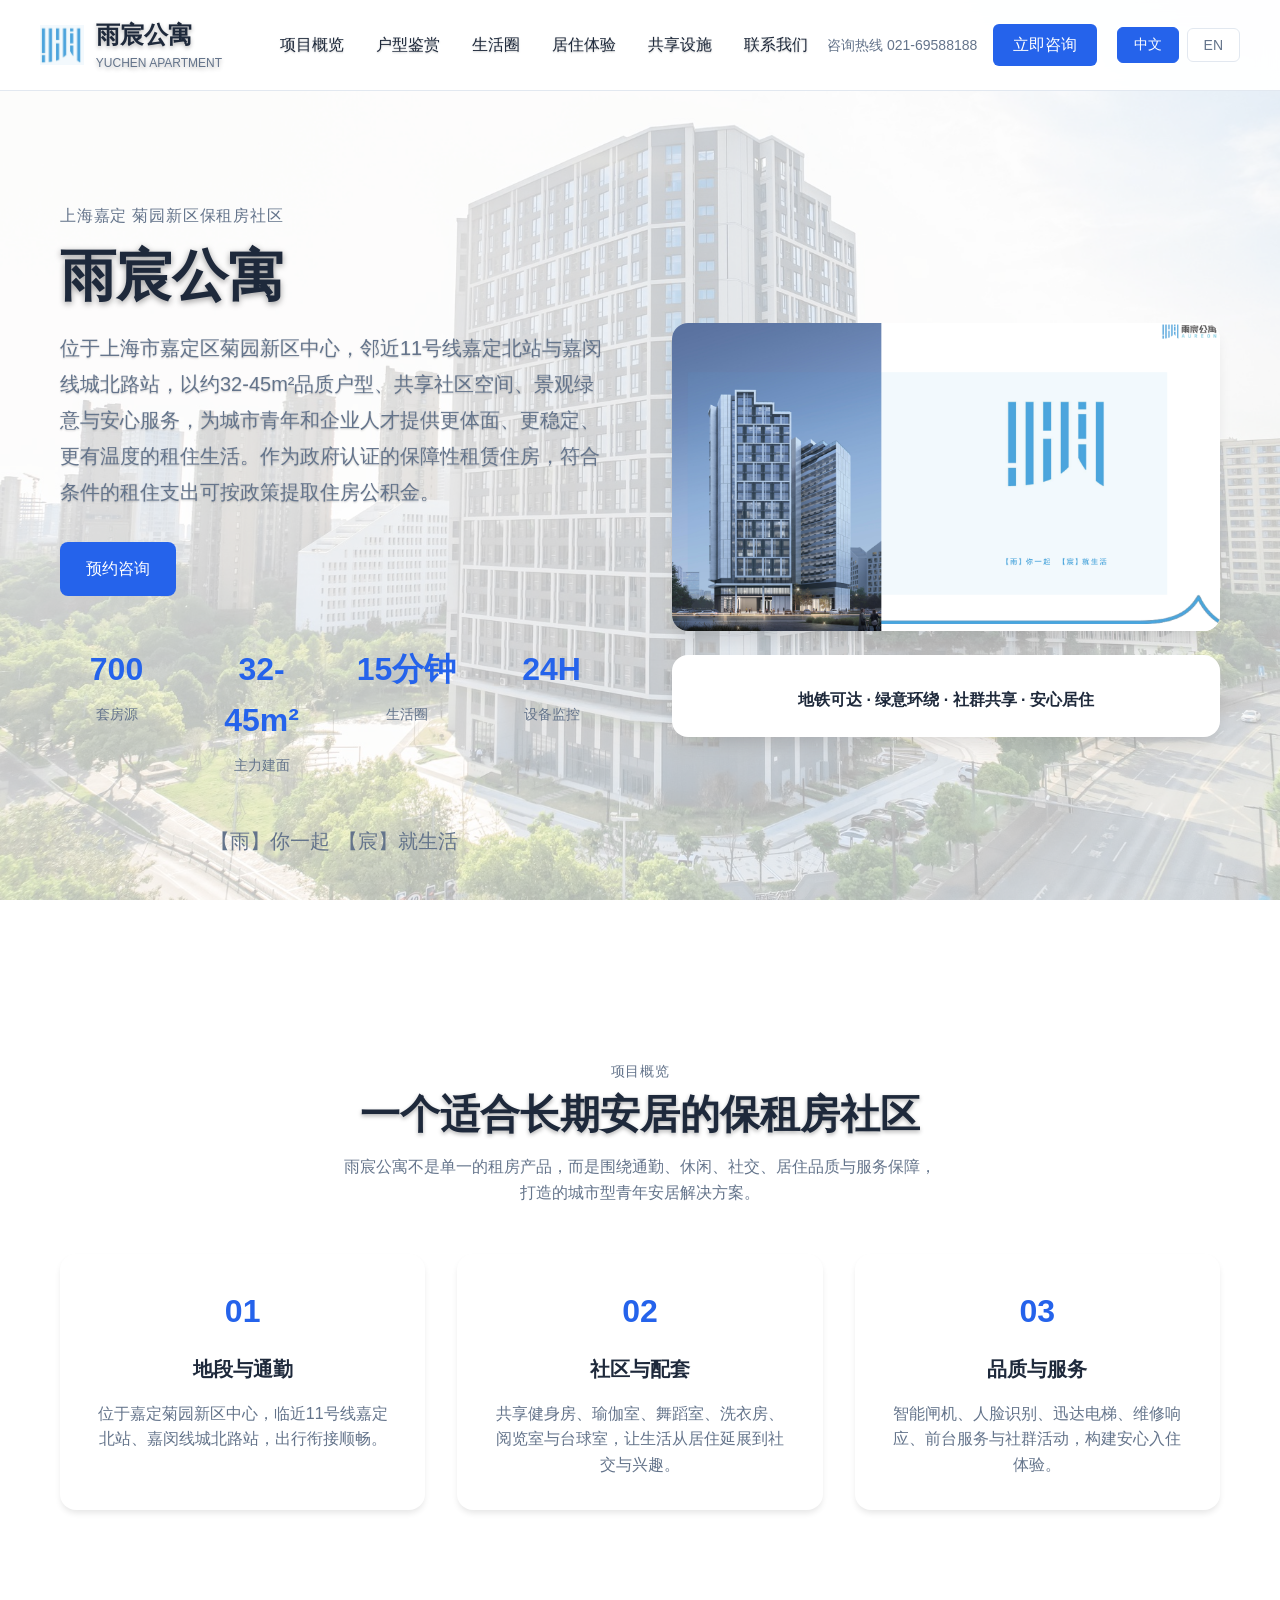
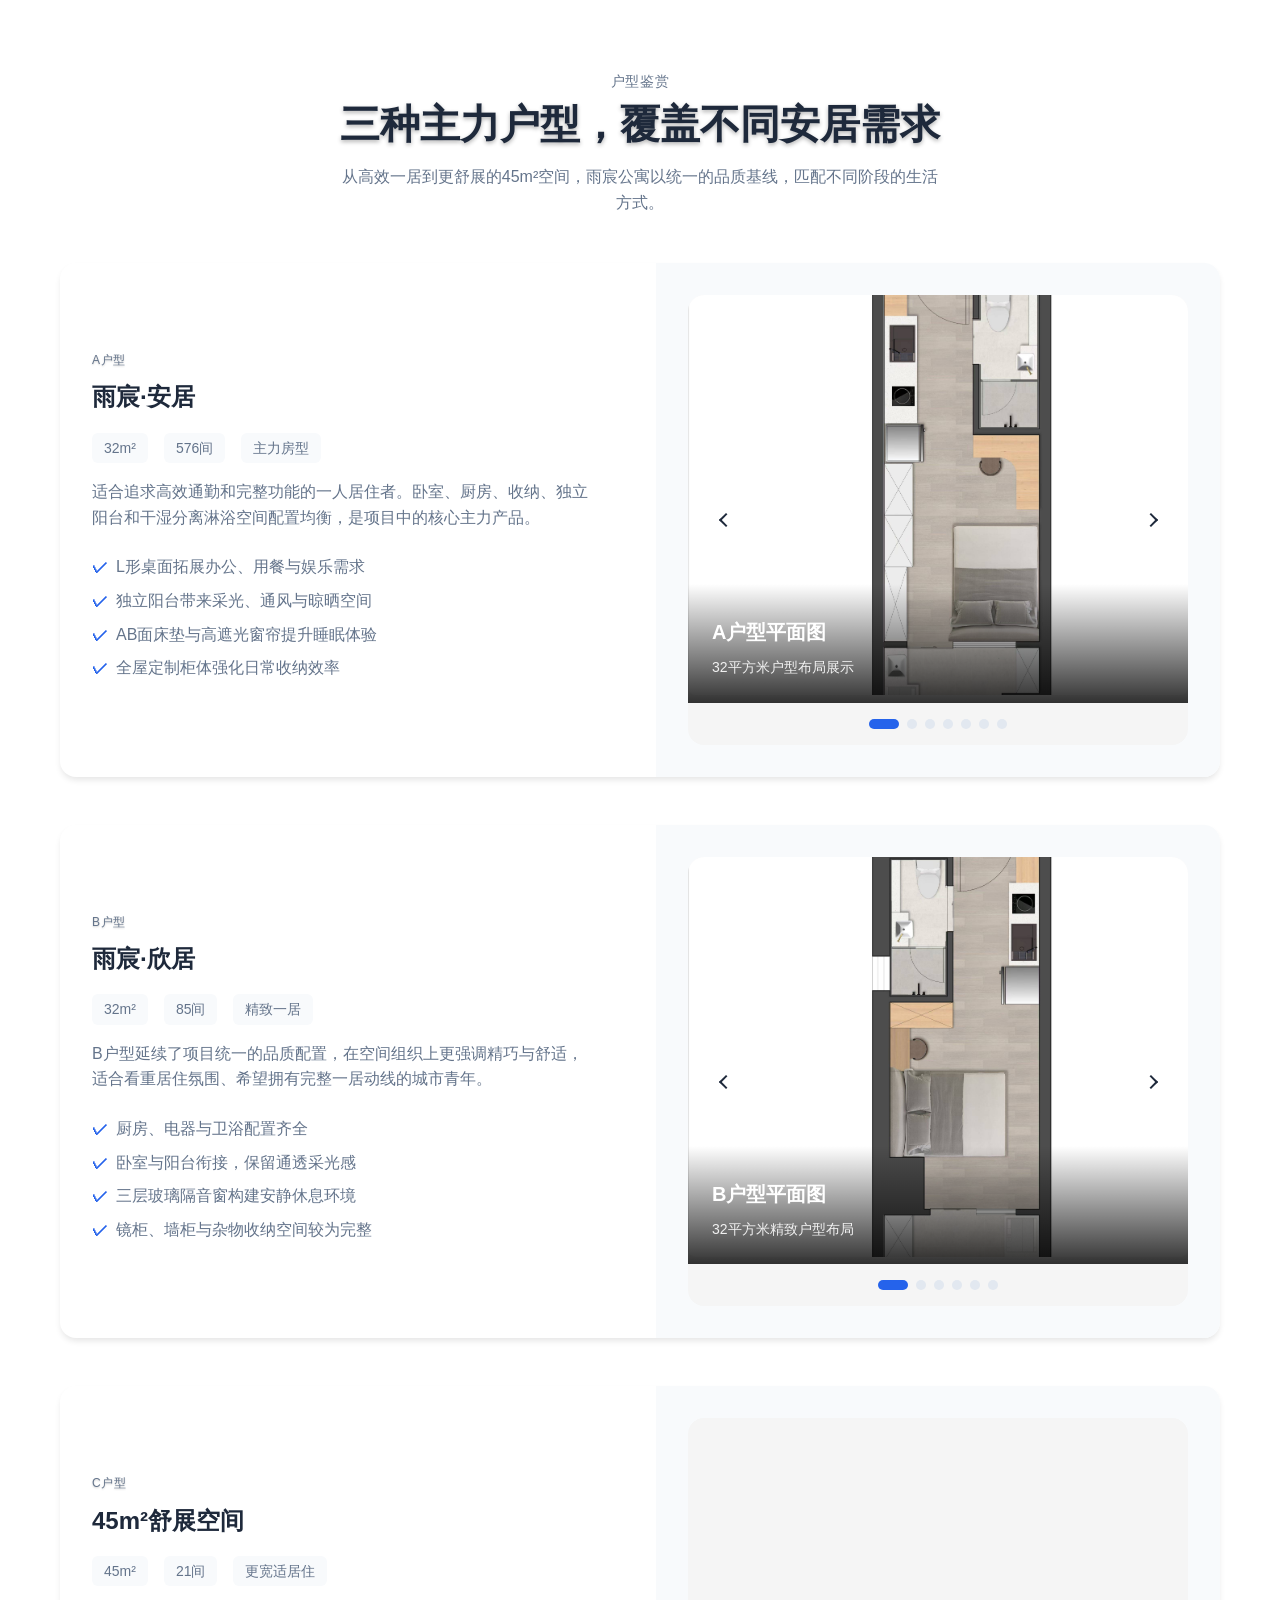
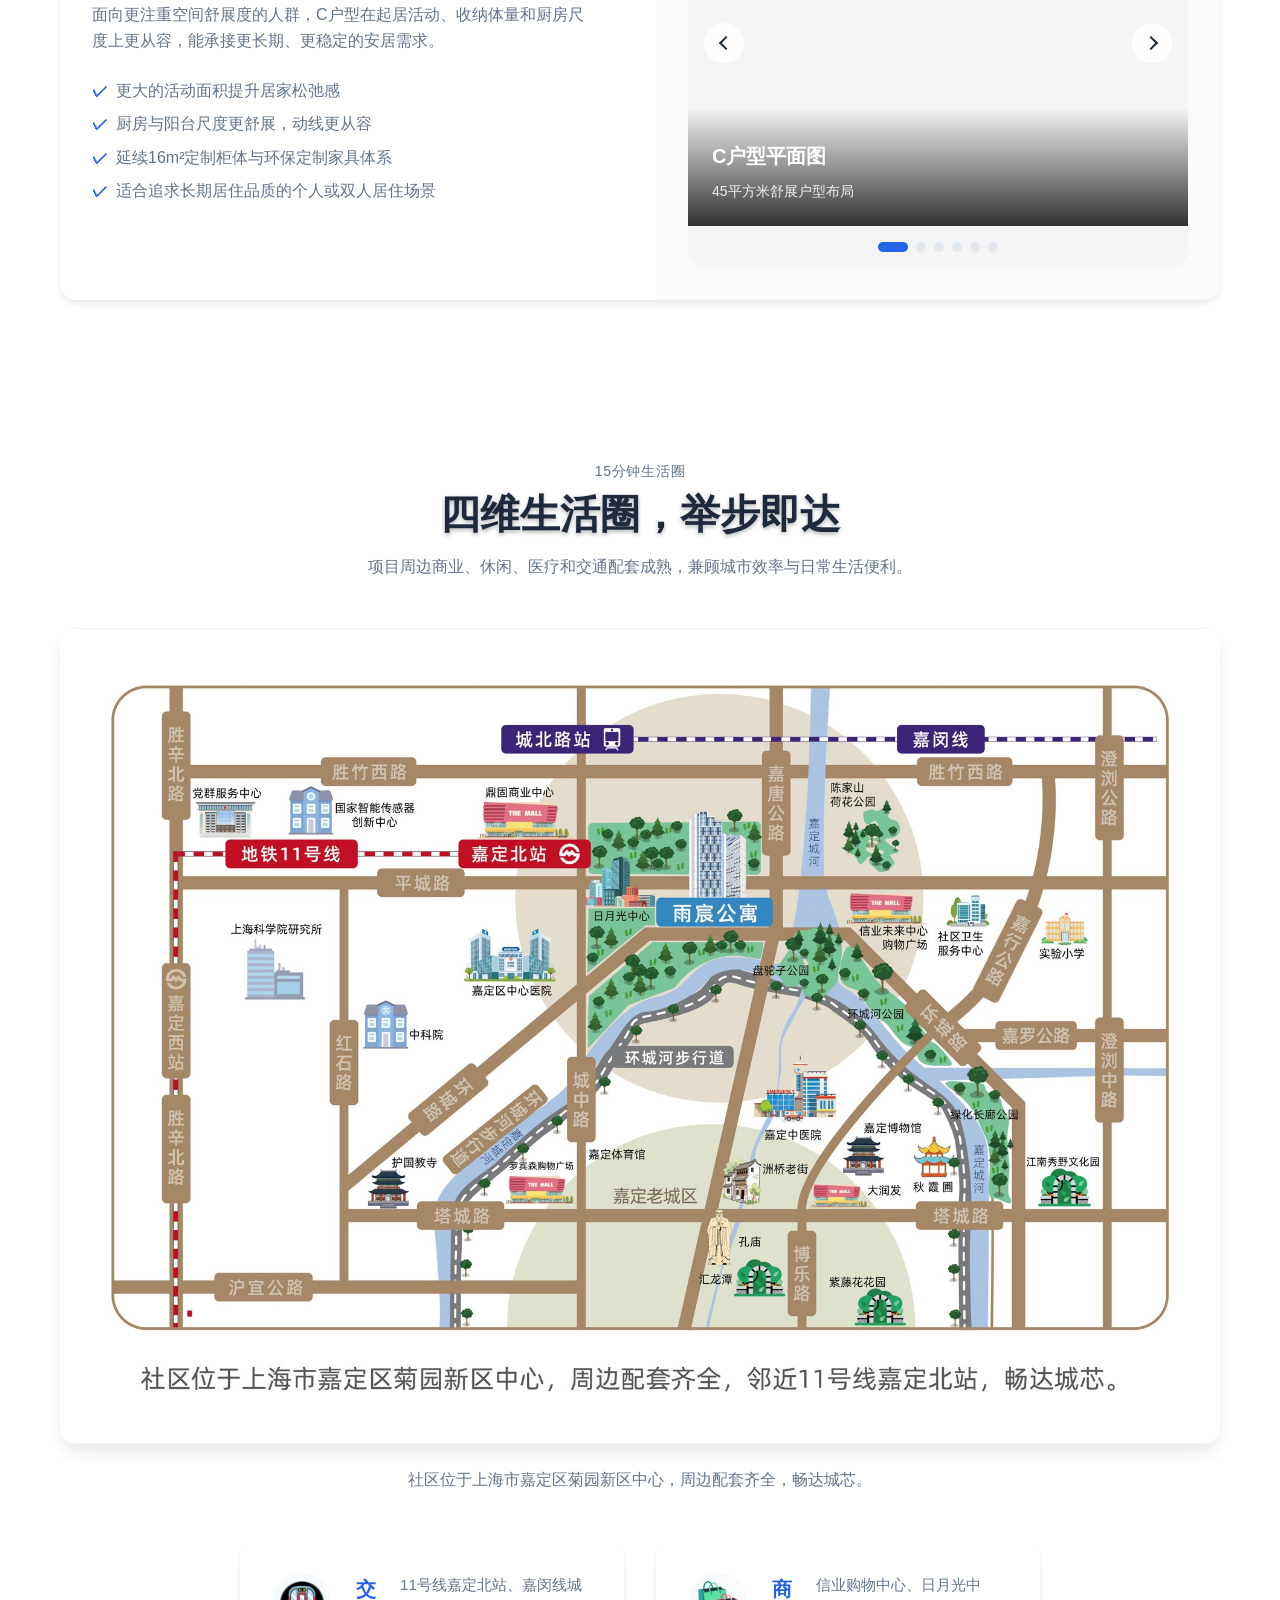
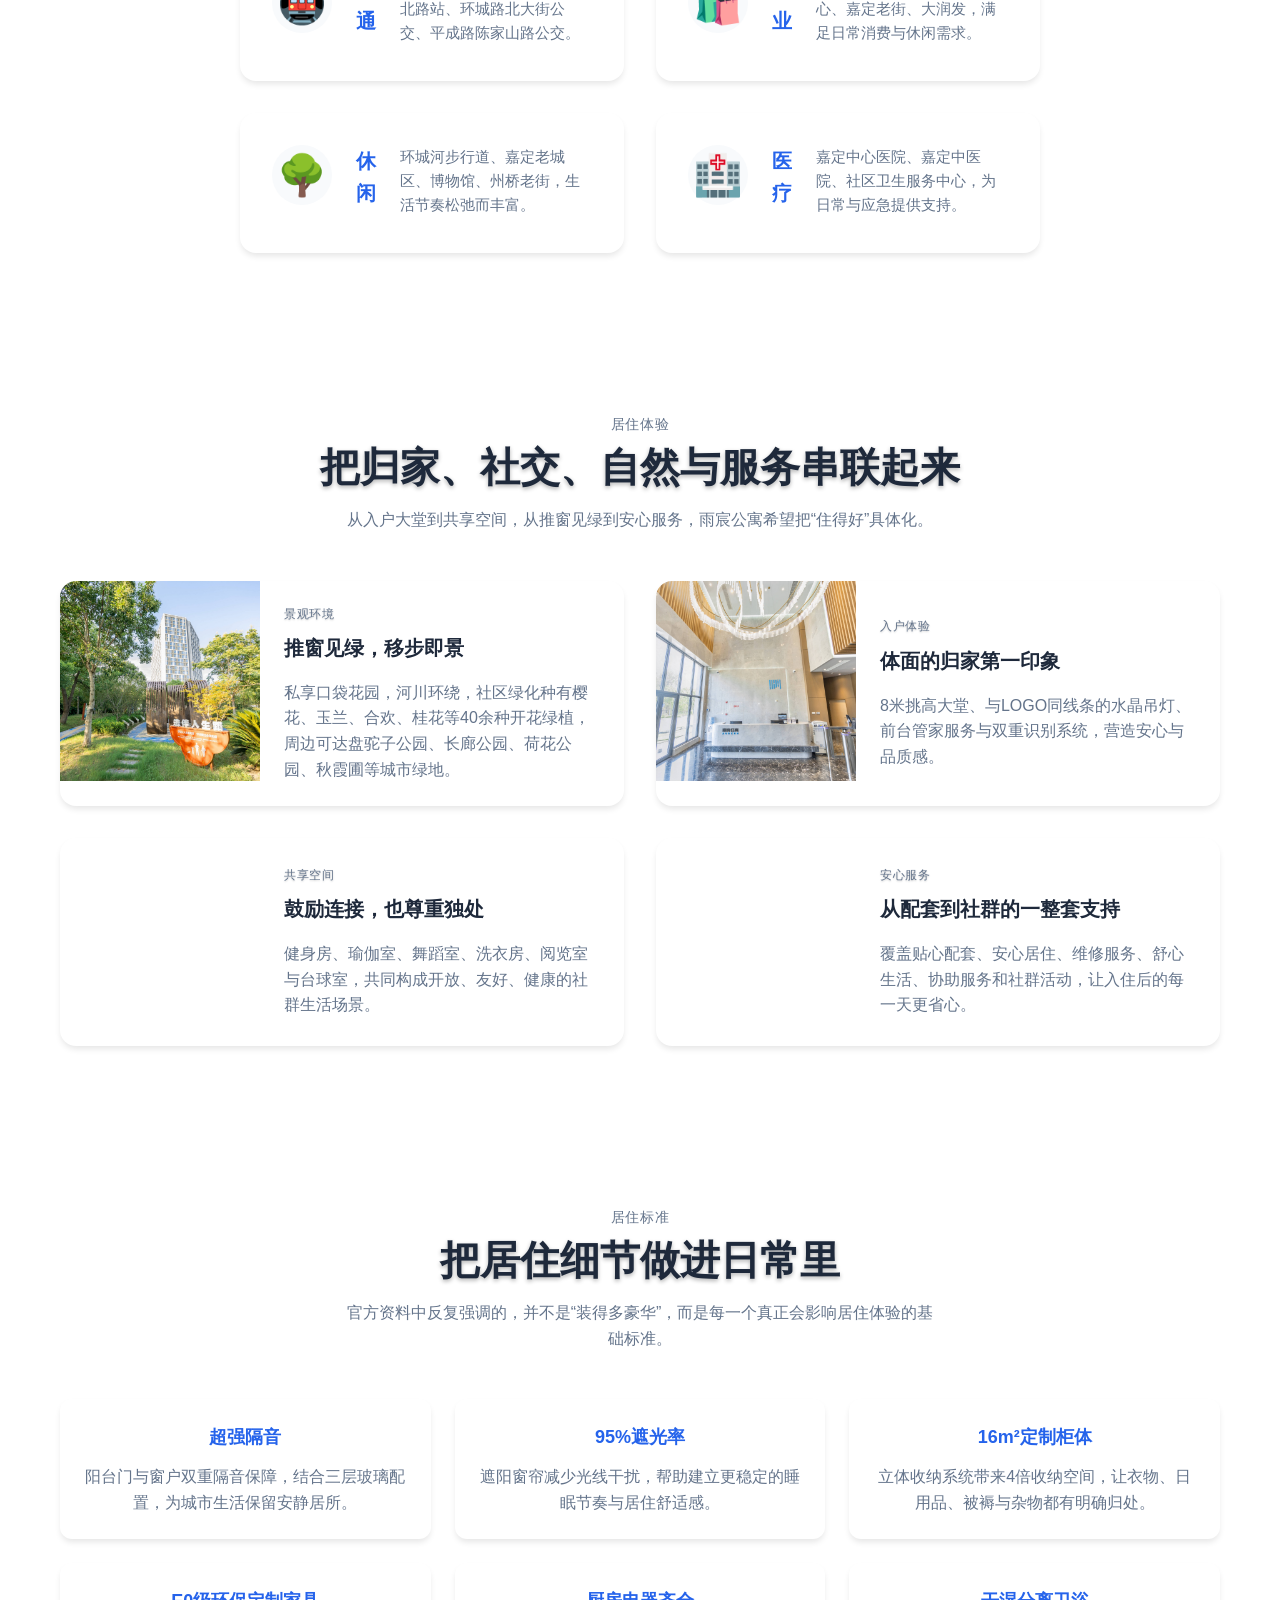
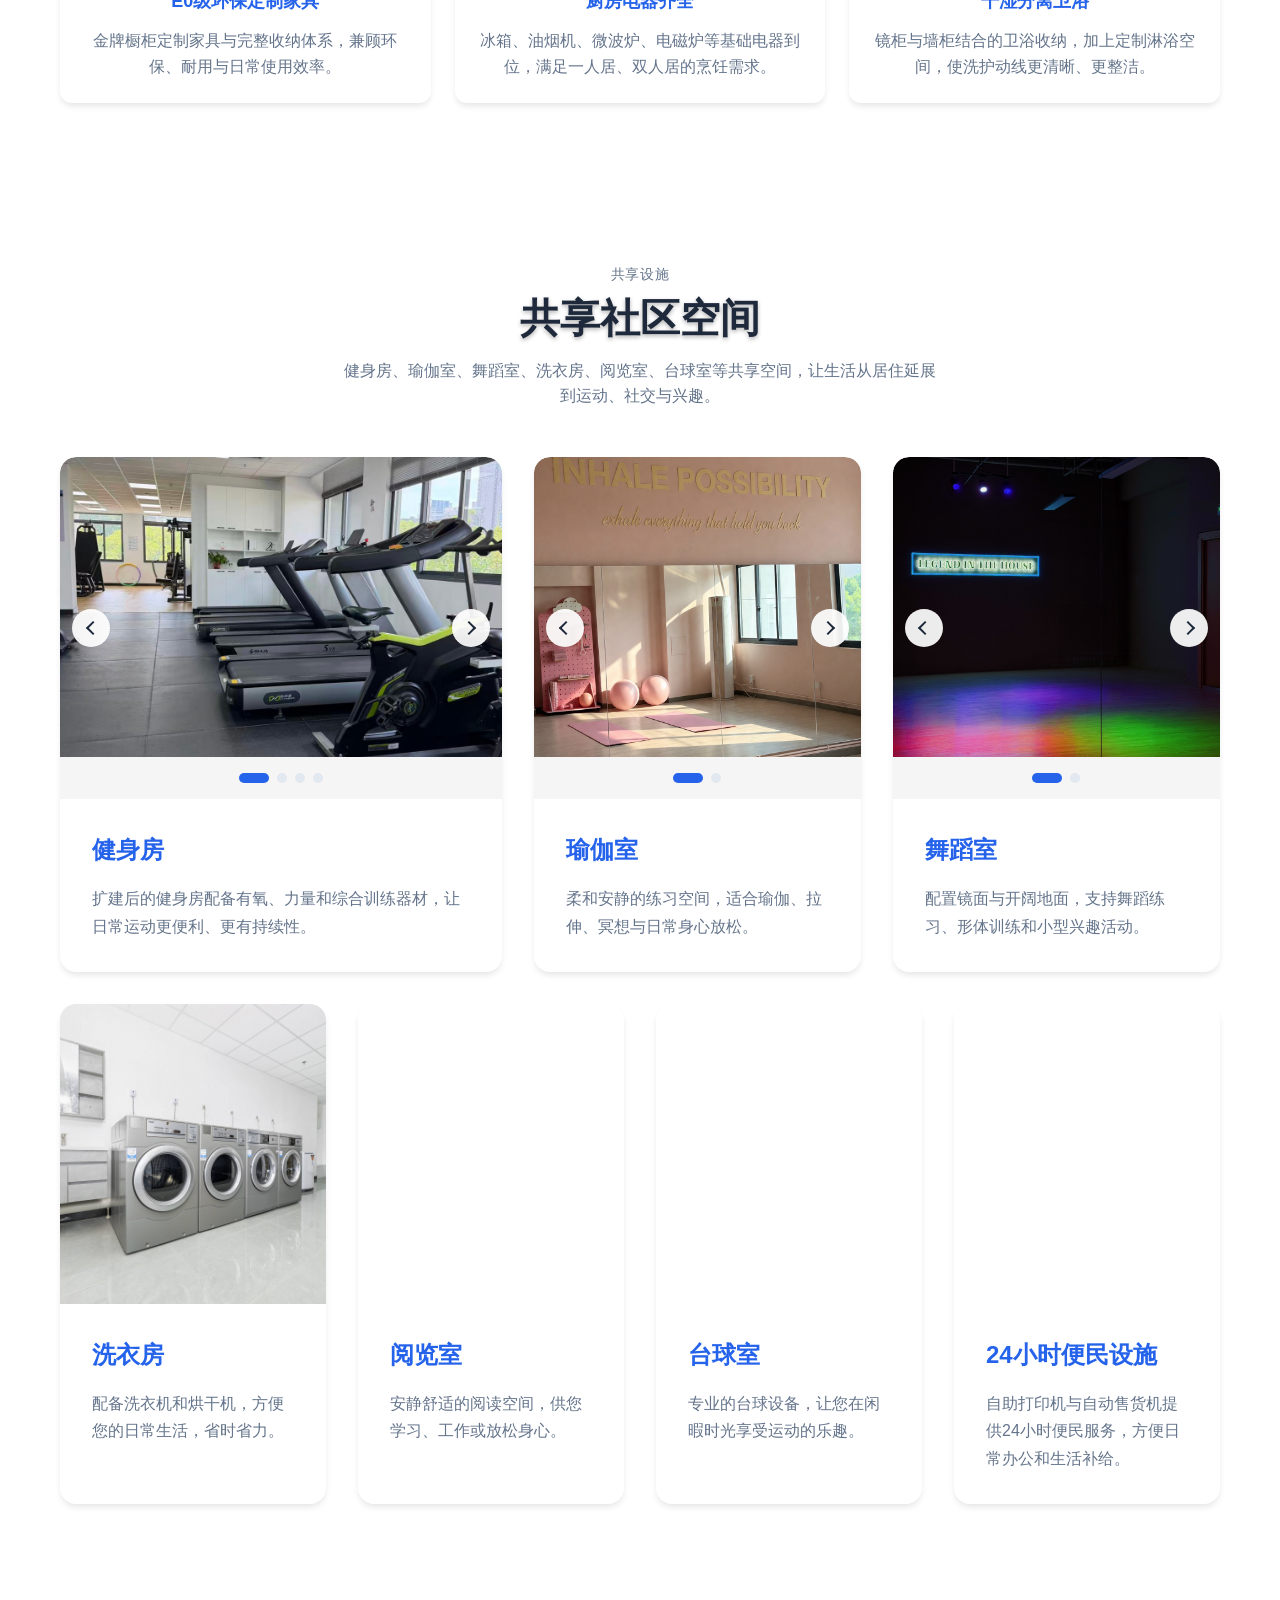
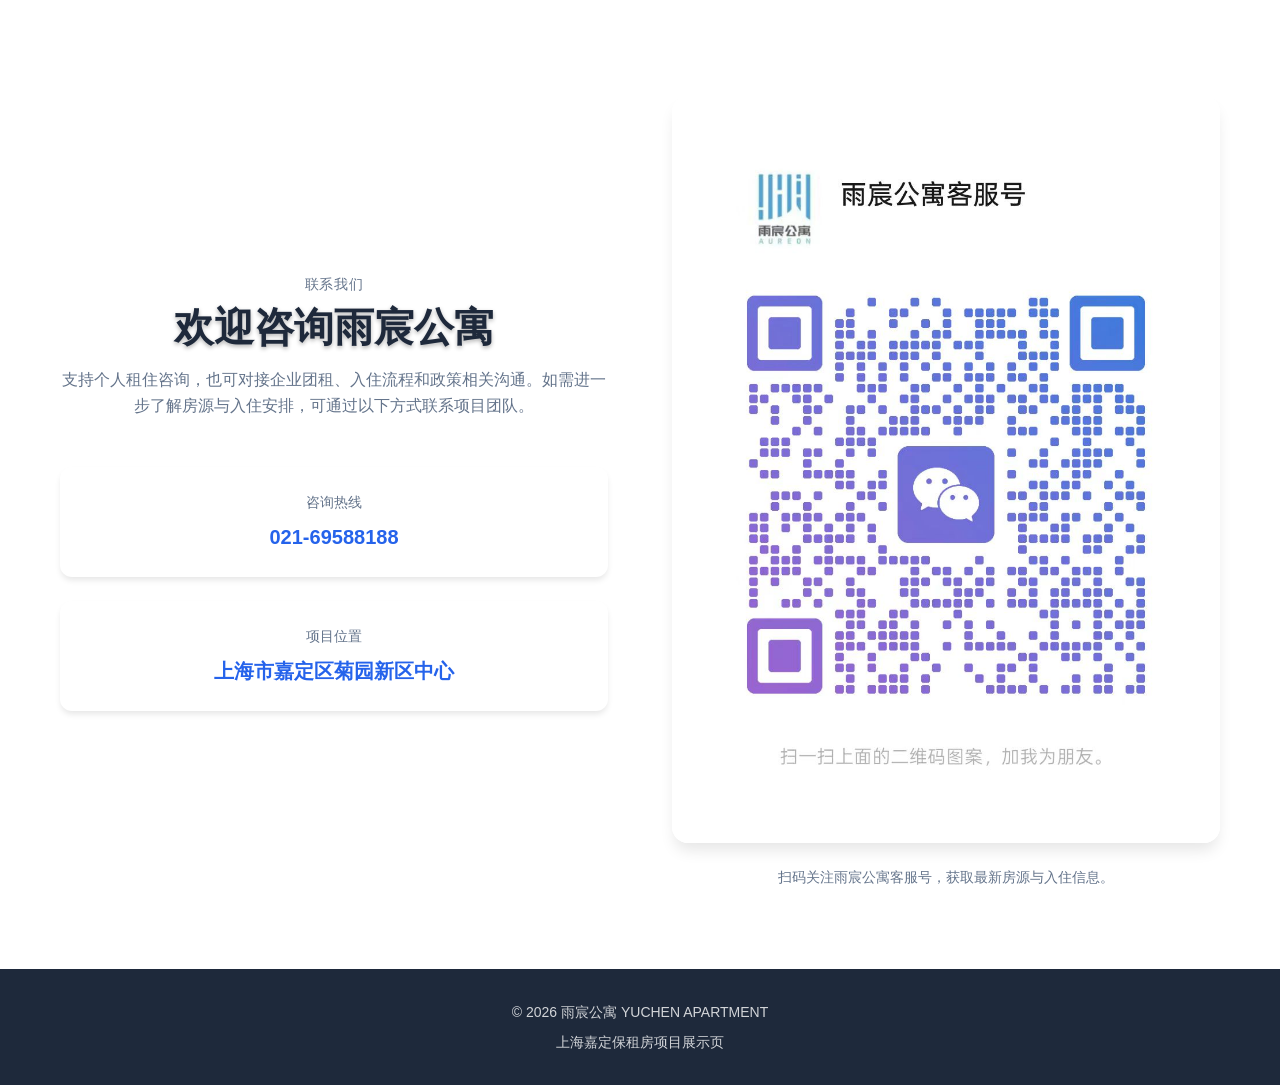
<file: index.html>
<!doctype html>
<html lang="zh-CN">
  <head>
    <meta charset="utf-8">
    <meta name="viewport" content="width=device-width, initial-scale=1">
    <meta name="referrer" content="strict-origin-when-cross-origin">
    <title>雨宸公寓 | 上海嘉定保租房官方网站</title>
    <meta
      name="description"
      content="雨宸公寓位于上海嘉定区菊园新区中心，提供约32-45平方米品质保租房、公区配套与安心服务，打造15分钟生活圈中的青年安居社区。"
    >
    <meta
      name="keywords"
      content="雨宸公寓,保租房,上海保租房,嘉定保租房,嘉定公寓,人才公寓,企业团租"
    >
    <link rel="stylesheet" href="styles.css">
    <script defer src="script.js"></script>
  </head>
  <body>
    <div class="site-bg" aria-hidden="true"></div>
    <div class="background-image" aria-hidden="true"></div>

    <header class="site-header">
      <div class="container header-inner">
        <a class="brand" aria-label="雨宸公寓首页">
          <img src="images/logo.png" alt="雨宸公寓" class="brand-logo" style="height: 40px; margin-right: 12px;">
          <span class="brand-copy">
            <strong>雨宸公寓</strong>
            <span>YUCHEN APARTMENT</span>
          </span>
        </a>

        <div class="mobile-header-actions">
          <div class="lang-switch mobile-header-lang">
            <button class="lang-button is-active" data-lang="zh" aria-pressed="true" data-i18n="header.lang_zh">中文</button>
            <button class="lang-button" data-lang="en" aria-pressed="false" data-i18n="header.lang_en">EN</button>
          </div>
          <button class="nav-toggle" type="button" aria-expanded="false" aria-label="切换导航">
            <span class="nav-toggle-label" data-i18n="header.menu_label">菜单</span>
            <span class="nav-toggle-icon" aria-hidden="true">
              <span class="nav-toggle-bar"></span>
              <span class="nav-toggle-bar"></span>
              <span class="nav-toggle-bar"></span>
            </span>
          </button>
        </div>

        <div class="site-nav-overlay" aria-hidden="true"></div>
        <nav class="site-nav" aria-label="主导航">
          <div class="mobile-nav-header">
            <a class="brand" aria-label="雨宸公寓首页">
              <img src="images/logo.png" alt="雨宸公寓" class="brand-logo" style="height: 40px; margin-right: 12px;">
              <span class="brand-copy">
                <strong>雨宸公寓</strong>
                <span>YUCHEN APARTMENT</span>
              </span>
            </a>
            <button class="nav-close" type="button" aria-label="关闭导航">
              <span></span>
              <span></span>
            </button>
          </div>
          <a href="#overview" data-i18n="nav.overview">项目概览</a>
          <a href="#layouts" data-i18n="nav.layouts">户型鉴赏</a>
          <a href="#location" data-i18n="nav.location">生活圈</a>
          <a href="#experience" data-i18n="nav.experience">居住体验</a>
          <a href="#amenities" data-i18n="nav.amenities">共享设施</a>
          <a href="#contact" data-i18n="nav.contact">联系我们</a>
        </nav>

        <div class="header-cta">
          <span data-i18n="header.hotline">咨询热线 021-69588188</span>
          <a href="#contact" data-i18n="header.cta">立即咨询</a>
        </div>
        <div class="lang-switch">
          <button class="lang-button is-active" data-lang="zh" aria-pressed="true" data-i18n="header.lang_zh">中文</button>
          <button class="lang-button" data-lang="en" aria-pressed="false" data-i18n="header.lang_en">EN</button>
        </div>
      </div>
    </header>

    <main>
      <section class="hero section" id="home">
        <div class="container hero-grid">
          <div class="hero-copy reveal">
            <p class="eyebrow" data-i18n="hero.eyebrow">上海嘉定 菊园新区保租房社区</p>
            <h1 data-i18n="hero.title">雨宸公寓</h1>
            <p class="hero-text" data-i18n="hero.text">
              位于上海市嘉定区菊园新区中心，邻近11号线嘉定北站与嘉闵线城北路站，
              以约32-45m²品质户型、共享社区空间、景观绿意与安心服务，
              为城市青年和企业人才提供更体面、更稳定、更有温度的租住生活。
            </p>

            <div class="hero-actions">
              <a class="button button-primary" href="#contact" data-i18n="hero.primary_cta">预约咨询</a>
            </div>

            <div class="hero-stats">
              <article>
                <strong>700</strong>
                <span data-i18n="hero.stat_units">套房源</span>
              </article>
              <article>
                <strong>32-45m²</strong>
                <span data-i18n="hero.stat_area">主力建面</span>
              </article>
              <article>
                <strong>15分钟</strong>
                <span data-i18n="hero.stat_circle">生活圈</span>
              </article>
              <article>
                <strong>24H</strong>
                <span data-i18n="hero.stat_monitor">设备监控</span>
              </article>
            </div>

            <div class="hero-quote">
              <span data-i18n="hero.quote1">【雨】你一起</span>
              <span data-i18n="hero.quote2">【宸】就生活</span>
            </div>
          </div>

          <div class="hero-visual reveal">
            <div class="hero-card hero-card-main">
              <img src="images/page-1.png" alt="雨宸公寓项目主视觉" data-i18n="hero.image_alt" data-i18n-attr="alt">
            </div>
            <div class="hero-card hero-card-note">
              <strong data-i18n="hero.note_text">地铁可达 · 绿意环绕 · 社群共享 · 安心居住</strong>
            </div>
          </div>
        </div>
      </section>

      <section class="overview section" id="overview">
        <div class="container">
          <div class="section-heading reveal">
            <p class="eyebrow" data-i18n="overview.eyebrow">Project Overview</p>
            <h2 data-i18n="overview.title">一个适合长期安居的保租房社区</h2>
            <p data-i18n="overview.text">
              雨宸公寓不是单一的租房产品，而是围绕通勤、休闲、社交、居住品质与服务保障，
              打造的城市型青年安居解决方案。
            </p>
          </div>

          <div class="overview-grid">
            <article class="overview-card reveal">
              <span>01</span>
              <h3 data-i18n="overview.card1.title">地段与通勤</h3>
              <p data-i18n="overview.card1.text">位于嘉定菊园新区中心，临近11号线嘉定北站、嘉闵线城北路站，出行衔接顺畅。</p>
            </article>
            <article class="overview-card reveal">
              <span>02</span>
              <h3 data-i18n="overview.card2.title">社区与配套</h3>
              <p data-i18n="overview.card2.text">共享健身房、洗衣房、阅览室、桌球室等，让生活从居住延展到社交与兴趣。</p>
            </article>
            <article class="overview-card reveal">
              <span>03</span>
              <h3 data-i18n="overview.card3.title">品质与服务</h3>
              <p data-i18n="overview.card3.text">智能闸机、人脸识别、迅达电梯、维修响应、前台服务与社群活动，构建安心入住体验。</p>
            </article>
          </div>
        </div>
      </section>

      <section class="layouts section" id="layouts">
        <div class="container">
          <div class="section-heading reveal">
            <p class="eyebrow" data-i18n="layouts.eyebrow">Layouts</p>
            <h2 data-i18n="layouts.title">三种主力户型，覆盖不同安居需求</h2>
            <p data-i18n="layouts.text">从高效一居到更舒展的45m²空间，雨宸公寓以统一的品质基线，匹配不同阶段的生活方式。</p>
          </div>

          
          <div class="layout-panels">
            <article class="layout-panel is-active reveal" id="layout-a" role="tabpanel" aria-labelledby="tab-a">
              <div class="layout-summary">
                <p class="card-kicker" data-i18n="layoutA.kicker">A户型</p>
                <h3 data-i18n="layoutA.title">雨宸·安居</h3>
                <div class="layout-metrics">
                  <span data-i18n="layoutA.metric1">32m²</span>
                  <span data-i18n="layoutA.metric2">576间</span>
                  <span data-i18n="layoutA.metric3">主力房型</span>
                </div>
                <p data-i18n="layoutA.text">
                  适合追求高效通勤和完整功能的一人居住者。卧室、厨房、收纳、独立阳台和干湿分离淋浴空间配置均衡，
                  是项目中的核心主力产品。
                </p>
                <ul>
                  <li data-i18n="layoutA.bullet1">L形桌面拓展办公、用餐与娱乐需求</li>
                  <li data-i18n="layoutA.bullet2">独立阳台带来采光、通风与晾晒空间</li>
                  <li data-i18n="layoutA.bullet3">AB面床垫与高遮光窗帘提升睡眠体验</li>
                  <li data-i18n="layoutA.bullet4">全屋定制柜体强化日常收纳效率</li>
                </ul>
              </div>
              <div class="layout-media">
                <div class="image-carousel" id="carousel-a">
                  <div class="carousel-container">
                    <div class="carousel-slide">
                      <img src="images/样板房 A/A户型（新）.jpg" decoding="async">
                      <div class="carousel-caption">
                        <h4 data-i18n="layoutA.floorplan_title">A户型平面图</h4>
                        <p data-i18n="layoutA.floorplan_desc">32平方米户型布局展示</p>
                      </div>
                    </div>
                    <div class="carousel-slide">
                      <img src="images/样板房 A/A户型卧室.jpg" decoding="async">
                      <div class="carousel-caption">
                        <h4 data-i18n="layoutA.living_title">A户型整体</h4>
                        <p data-i18n="layoutA.living_desc">开放式设计，空间宽敞明亮</p>
                      </div>
                    </div>
                    <div class="carousel-slide">
                      <img src="images/样板房 A/A户型洗澡.jpg" decoding="async">
                      <div class="carousel-caption">
                        <h4 data-i18n="layoutA.bathroom_title">A户型浴室</h4>
                        <p data-i18n="layoutA.bathroom_desc">干湿分离设计，实用美观</p>
                      </div>
                    </div>
                    <div class="carousel-slide">
                      <img src="images/样板房 A/A户型厨房.jpg" decoding="async">
                      <div class="carousel-caption">
                        <h4 data-i18n="layoutA.kitchen_title">A户型厨房</h4>
                        <p data-i18n="layoutA.kitchen_desc">功能齐全的现代化厨房</p>
                      </div>
                    </div>
                    <div class="carousel-slide">
                      <img src="images/样板房 A/A户型卫生间.jpg" decoding="async">
                      <div class="carousel-caption">
                        <h4 data-i18n="layoutA.bathroom2_title">A户型卫生间</h4>
                        <p data-i18n="layoutA.bathroom_desc">干湿分离设计，实用美观</p>
                      </div>
                    </div>
                    <div class="carousel-slide">
                      <img src="images/样板房 A/A户型阳台.jpg" decoding="async">
                      <div class="carousel-caption">
                        <h4 data-i18n="layoutA.balcony_title">A户型阳台</h4>
                        <p data-i18n="layoutA.balcony_desc">独立阳台，采光通风良好</p>
                      </div>
                    </div>
                    <div class="carousel-slide">
                      <img src="images/样板房 A/A户型收纳.jpg" decoding="async">
                      <div class="carousel-caption">
                        <h4 data-i18n="layoutA.storage_title">A户型收纳</h4>
                        <p data-i18n="layoutA.storage_desc">定制收纳系统，空间利用最大化</p>
                      </div>
                    </div>
                  </div>
                  <button class="carousel-nav prev" aria-label="Previous image"></button>
                  <button class="carousel-nav next" aria-label="Next image"></button>
                </div>
              </div>
            </article>

            <article class="layout-panel reveal" id="layout-b" role="tabpanel" aria-labelledby="tab-b">
              <div class="layout-summary">
                <p class="card-kicker" data-i18n="layoutB.kicker">B户型</p>
                <h3 data-i18n="layoutB.title">雨宸·欣居</h3>
                <div class="layout-metrics">
                  <span data-i18n="layoutB.metric1">32m²</span>
                  <span data-i18n="layoutB.metric2">85间</span>
                  <span data-i18n="layoutB.metric3">精致一居</span>
                </div>
                <p data-i18n="layoutB.text">
                  B户型延续了项目统一的品质配置，在空间组织上更强调精巧与舒适，
                  适合看重居住氛围、希望拥有完整一居动线的城市青年。
                </p>
                <ul>
                  <li data-i18n="layoutB.bullet1">厨房、电器与卫浴配置齐全</li>
                  <li data-i18n="layoutB.bullet2">卧室与阳台衔接，保留通透采光感</li>
                  <li data-i18n="layoutB.bullet3">三层玻璃隔音窗构建安静休息环境</li>
                  <li data-i18n="layoutB.bullet4">镜柜、墙柜与杂物收纳空间较为完整</li>
                </ul>
              </div>
              <div class="layout-media">
                <div class="image-carousel" id="carousel-b">
                  <div class="carousel-container">
                    <div class="carousel-slide">
                      <img src="images/样板房 B/B户型（新）.jpg" decoding="async">
                      <div class="carousel-caption">
                        <h4 data-i18n="layoutB.floorplan_title">B户型平面图</h4>
                        <p data-i18n="layoutB.floorplan_desc">32平方米精致户型布局</p>
                      </div>
                    </div>
                    <div class="carousel-slide">
                      <img src="images/样板房 B/B户型整体.jpg" decoding="async">
                      <div class="carousel-caption">
                        <h4 data-i18n="layoutB.overview_title">B户型整体</h4>
                        <p data-i18n="layoutB.overview_desc">精致的布局设计，空间利用合理</p>
                      </div>
                    </div>
                    <div class="carousel-slide">
                      <img src="images/样板房 B/B户型卧室.jpg" decoding="async">
                      <div class="carousel-caption">
                        <h4 data-i18n="layoutB.bedroom_title">B户型卧室</h4>
                        <p data-i18n="layoutB.bedroom_desc">温馨舒适的主卧空间</p>
                      </div>
                    </div>
                    <div class="carousel-slide">
                      <img src="images/样板房 B/B户型厨房.jpg" decoding="async">
                      <div class="carousel-caption">
                        <h4 data-i18n="layoutB.kitchen_title">B户型厨房</h4>
                        <p data-i18n="layoutB.kitchen_desc">现代化厨房设计，功能齐全</p>
                      </div>
                  
                    </div>
                    <div class="carousel-slide">
                      <img src="images/样板房 B/B户型洗手间.jpg" decoding="async">
                      <div class="carousel-caption">
                        <h4 data-i18n="layoutB.bathroom_title">B户型卫浴</h4>
                        <p data-i18n="layoutB.bathroom_desc">干湿分离设计，品质卫浴设施</p>
                      </div>
                    </div>
                    <div class="carousel-slide">
                      <img src="images/样板房 B/B户型阳台.jpg" decoding="async">
                      <div class="carousel-caption">
                        <h4 data-i18n="layoutB.balcony_title">B户型阳台</h4>
                        <p data-i18n="layoutB.balcony_desc">连接卧室的私密阳台</p>
                      </div>
                    </div>
                  </div>
                  <button class="carousel-nav prev" aria-label="Previous image"></button>
                  <button class="carousel-nav next" aria-label="Next image"></button>
                </div>
              </div>
            </article>

            <article class="layout-panel reveal" id="layout-c" role="tabpanel" aria-labelledby="tab-c">
              <div class="layout-summary">
                <p class="card-kicker" data-i18n="layoutC.kicker">C户型</p>
                <h3 data-i18n="layoutC.title">45m²舒展空间</h3>
                <div class="layout-metrics">
                  <span data-i18n="layoutC.metric1">45m²</span>
                  <span data-i18n="layoutC.metric2">21间</span>
                  <span data-i18n="layoutC.metric3">更宽适居住</span>
                </div>
                <p data-i18n="layoutC.text">
                  面向更注重空间舒展度的人群，C户型在起居活动、收纳体量和厨房尺度上更从容，
                  能承接更长期、更稳定的安居需求。
                </p>
                <ul>
                  <li data-i18n="layoutC.bullet1">更大的活动面积提升居家松弛感</li>
                  <li data-i18n="layoutC.bullet2">厨房与阳台尺度更舒展，动线更从容</li>
                  <li data-i18n="layoutC.bullet3">延续16m²定制柜体与环保定制家具体系</li>
                  <li data-i18n="layoutC.bullet4">适合追求长期居住品质的个人或双人居住场景</li>
                </ul>
              </div>
              <div class="layout-media">
                <div class="image-carousel" id="carousel-c">
                  <div class="carousel-container">
                    <div class="carousel-slide">
                      <img src="images/样板房 C/C户型（新）.jpg" decoding="async">
                      <div class="carousel-caption">
                        <h4 data-i18n="layoutC.floorplan_title">C户型平面图</h4>
                        <p data-i18n="layoutC.floorplan_desc">45平方米舒展户型布局</p>
                      </div>
                    </div>
                    <div class="carousel-slide">
                      <img src="images/样板房 C/C户型整体.jpg" decoding="async">
                      <div class="carousel-caption">
                        <h4 data-i18n="layoutC.overview_title">C户型整体</h4>
                        <p data-i18n="layoutC.overview_desc">宽敞的45平方米空间，布局合理</p>
                      </div>
                    </div>
                    <div class="carousel-slide">
                      <img src="images/样板房 C/C户型客厅.jpg" decoding="async">
                      <div class="carousel-caption">
                        <h4 data-i18n="layoutC.living_title">C户型客厅</h4>
                        <p data-i18n="layoutC.living_desc">宽敞的客厅空间，采光极佳</p>
                      </div>
                    </div>
                    
                    <div class="carousel-slide">
                      <img src="images/样板房 C/C户型厨房.jpg" decoding="async">
                      <div class="carousel-caption">
                        <h4 data-i18n="layoutC.kitchen_title">C户型厨房</h4>
                        <p data-i18n="layoutC.kitchen_desc">宽敞的现代化厨房，功能齐全</p>
                      </div>
                    </div>
                    <div class="carousel-slide">
                      <img src="images/样板房 C/C户型浴室.jpg" decoding="async">
                      <div class="carousel-caption">
                        <h4 data-i18n="layoutC.bathroom_title">C户型浴室</h4>
                        <p data-i18n="layoutC.bathroom_desc">干湿分离设计，品质卫浴设施</p>
                      </div>
                    </div>
                    <div class="carousel-slide">
                      <img src="images/样板房 C/C户型阳台.jpg" decoding="async">
                      <div class="carousel-caption">
                        <h4 data-i18n="layoutC.balcony_title">C户型阳台</h4>
                        <p data-i18n="layoutC.balcony_desc">宽敞的阳台，视野开阔</p>
                      </div>
                    </div>
                    
                  </div>
                  <button class="carousel-nav prev" aria-label="Previous image"></button>
                  <button class="carousel-nav next" aria-label="Next image"></button>
                </div>
              </div>
            </article>
          </div>
        </div>
      </section>

      <section class="location section" id="location">
        <div class="container">
          <div class="section-heading reveal">
            <p class="eyebrow" data-i18n="location.eyebrow">15-Minute Living Circle</p>
            <h2 data-i18n="location.title">四维生活圈，举步即达</h2>
            <p data-i18n="location.text">
              项目周边商业、休闲、医疗和交通配套成熟，兼顾城市效率与日常生活便利。
            </p>
          </div>

          <div class="location-grid">
            <div class="location-content">
              <div class="location-map reveal">
                <img src="images/地图v1.jpg" decoding="async">
                <div class="location-map-caption" data-i18n="location.map_caption">
                  社区位于上海市嘉定区菊园新区中心，周边配套齐全，畅达城芯
                </div>
              </div>

              <div class="location-cards reveal">
                <article class="location-card">
                  <div class="card-icon">🚇</div>
                  <h3 data-i18n="location.traffic.title">交通</h3>
                  <p data-i18n="location.traffic.text">11号线嘉定北站、嘉闵线城北路站、环城路北大街公交、平成路陈家山路公交</p>
                </article>
                <article class="location-card">
                  <div class="card-icon">🛍️</div>
                  <h3 data-i18n="location.commerce.title">商业</h3>
                  <p data-i18n="location.commerce.text">信业购物中心、日月光中心、嘉定老街、大润发，满足日常消费与休闲需求</p>
                </article>
                <article class="location-card">
                  <div class="card-icon">🌳</div>
                  <h3 data-i18n="location.leisure.title">休闲</h3>
                  <p data-i18n="location.leisure.text">环城河步行道、嘉定老城区、博物馆、州桥老街，生活节奏松弛而丰富</p>
                </article>
                <article class="location-card">
                  <div class="card-icon">🏥</div>
                  <h3 data-i18n="location.medical.title">医疗</h3>
                  <p data-i18n="location.medical.text">嘉定中心医院、嘉定中医院、社区卫生服务中心，为日常与应急提供支持</p>
                </article>
              </div>
            </div>
          </div>
        </div>
      </section>

      <section class="experience section" id="experience">
        <div class="container">
          <div class="section-heading reveal">
            <p class="eyebrow" data-i18n="experience.eyebrow">Living Experience</p>
            <h2 data-i18n="experience.title">把归家、社交、自然与服务串联起来</h2>
            <p data-i18n="experience.text">从入户大堂到共享空间，从推窗见绿到安心服务，雨宸公寓希望把"住得好"具体化。</p>
          </div>

          <div class="experience-grid">
            <article class="experience-card reveal">
              <div class="experience-image">
                <img src="images/居住体验/景观环境.jpg" decoding="async">
              </div>
              <div class="experience-copy">
                <p class="card-kicker" data-i18n="experience.card1.kicker">景观环境</p>
                <h3 data-i18n="experience.card1.title">推窗见绿，移步即景</h3>
                <p data-i18n="experience.card1.text">私享口袋花园，河川环绕，社区绿化种有樱花、玉兰、合欢、桂花等40余种开花绿植，周边可达盘驼子公园、长廊公园、荷花公园、秋霞圃等城市绿地。</p>
              </div>
            </article>

            <article class="experience-card reveal">
              <div class="experience-image">
                <img src="images/居住体验/大堂.jpg" decoding="async">
              </div>
              <div class="experience-copy">
                <p class="card-kicker" data-i18n="experience.card2.kicker">入户体验</p>
                <h3 data-i18n="experience.card2.title">体面的归家第一印象</h3>
                <p data-i18n="experience.card2.text">8米挑高大堂、与LOGO同线条的水晶吊灯、前台管家服务与双重识别系统，营造安心与品质感。</p>
              </div>
            </article>

            <article class="experience-card reveal">
              <div class="experience-image">
                <img src="images/居住体验/共享空间.jpg" decoding="async">
              </div>
              <div class="experience-copy">
                <p class="card-kicker" data-i18n="experience.card3.kicker">共享空间</p>
                <h3 data-i18n="experience.card3.title">鼓励连接，也尊重独处</h3>
                <p data-i18n="experience.card3.text">健身房、洗衣房、阅览室、台球室，共同构成开放、友好、健康的社群生活场景。</p>
              </div>
            </article>

            <article class="experience-card reveal">
              <div class="experience-image">
                <img src="images/居住体验/安心服务.jpg" decoding="async">
              </div>
              <div class="experience-copy">
                <p class="card-kicker" data-i18n="experience.card4.kicker">安心服务</p>
                <h3 data-i18n="experience.card4.title">从配套到社群的一整套支持</h3>
                <p data-i18n="experience.card4.text">覆盖贴心配套、安心居住、维修服务、舒心生活、协助服务和社群活动，让入住后的每一天更省心。</p>
              </div>
            </article>
          </div>
        </div>
      </section>

      <section class="standards section" id="standards">
        <div class="container">
          <div class="section-heading reveal">
            <p class="eyebrow" data-i18n="standards.eyebrow">Residential Standards</p>
            <h2 data-i18n="standards.title">把居住细节做进日常里</h2>
            <p data-i18n="standards.text">官方资料中反复强调的，并不是"装得多豪华"，而是每一个真正会影响居住体验的基础标准。</p>
          </div>

          <div class="standards-grid">
            <article class="standard-card reveal">
              <h3 data-i18n="standards.card1.title">超强隔音</h3>
              <p data-i18n="standards.card1.text">阳台门与窗户双重隔音保障，结合三层玻璃配置，为城市生活保留安静居所。</p>
            </article>
            <article class="standard-card reveal">
              <h3 data-i18n="standards.card2.title">95%遮光率</h3>
              <p data-i18n="standards.card2.text">遮阳窗帘减少光线干扰，帮助建立更稳定的睡眠节奏与居住舒适感。</p>
            </article>
            <article class="standard-card reveal">
              <h3 data-i18n="standards.card3.title">16m²定制柜体</h3>
              <p data-i18n="standards.card3.text">立体收纳系统带来4倍收纳空间，让衣物、日用品、被褥与杂物都有明确归处。</p>
            </article>
            <article class="standard-card reveal">
              <h3 data-i18n="standards.card4.title">E0级环保定制家具</h3>
              <p data-i18n="standards.card4.text">金牌橱柜定制家具与完整收纳体系，兼顾环保、耐用与日常使用效率。</p>
            </article>
            <article class="standard-card reveal">
              <h3 data-i18n="standards.card5.title">厨房电器齐全</h3>
              <p data-i18n="standards.card5.text">冰箱、油烟机、微波炉、电磁炉等基础电器到位，满足一人居、双人居的烹饪需求。</p>
            </article>
            <article class="standard-card reveal">
              <h3 data-i18n="standards.card6.title">干湿分离卫浴</h3>
              <p data-i18n="standards.card6.text">镜柜与墙柜结合的卫浴收纳，加上定制淋浴空间，使洗护动线更清晰、更整洁。</p>
            </article>
          </div>
        </div>
      </section>

      <section class="amenities section" id="amenities">
        <div class="container">
          <div class="section-heading reveal">
            <p class="eyebrow" data-i18n="amenities.eyebrow">Shared Amenities</p>
            <h2 data-i18n="amenities.title">共享社区空间</h2>
            <p data-i18n="amenities.text">健身房、瑜伽室、舞蹈室、洗衣房、阅览室、台球室等共享空间，让生活从居住延展到运动、社交与兴趣。</p>
          </div>

          <div class="amenities-feature-grid reveal">
            <article class="amenity-card amenity-card-feature reveal">
              <div class="image-carousel amenity-carousel" id="carousel-gym">
                <div class="carousel-container">
                  <div class="carousel-slide">
                    <img src="images/amenities/健身房1.jpg" alt="健身房器械区" loading="lazy" decoding="async">
                  </div>
                  <div class="carousel-slide">
                    <img src="images/amenities/健身房2.jpg" alt="健身房力量训练区" loading="lazy" decoding="async">
                  </div>
                  <div class="carousel-slide">
                    <img src="images/amenities/健身房3.jpg" alt="健身房有氧训练区" loading="lazy" decoding="async">
                  </div>
                  <div class="carousel-slide">
                    <img src="images/amenities/健身房4.jpg" alt="健身房综合训练区" loading="lazy" decoding="async">
                  </div>
                </div>
                <button class="carousel-nav prev" aria-label="Previous image"></button>
                <button class="carousel-nav next" aria-label="Next image"></button>
              </div>
              <div class="amenity-content">
                <h3 data-i18n="amenities.gym.title">健身房</h3>
                <p data-i18n="amenities.gym.text">扩建后的健身房配备有氧、力量和综合训练器材，让日常运动更便利、更有持续性。</p>
              </div>
            </article>
            <article class="amenity-card reveal">
              <div class="image-carousel amenity-carousel" id="carousel-yoga">
                <div class="carousel-container">
                  <div class="carousel-slide">
                    <img src="images/amenities/瑜伽室1.jpg" alt="瑜伽室练习空间" loading="lazy" decoding="async">
                  </div>
                  <div class="carousel-slide">
                    <img src="images/amenities/瑜伽室2.jpg" alt="瑜伽室休憩空间" loading="lazy" decoding="async">
                  </div>
                </div>
                <button class="carousel-nav prev" aria-label="Previous image"></button>
                <button class="carousel-nav next" aria-label="Next image"></button>
              </div>
              <div class="amenity-content">
                <h3 data-i18n="amenities.yoga.title">瑜伽室</h3>
                <p data-i18n="amenities.yoga.text">柔和安静的练习空间，适合瑜伽、拉伸、冥想与日常身心放松。</p>
              </div>
            </article>
            <article class="amenity-card reveal">
              <div class="image-carousel amenity-carousel" id="carousel-dance">
                <div class="carousel-container">
                  <div class="carousel-slide">
                    <img src="images/amenities/舞蹈室1.jpg" alt="舞蹈室镜面练习区" loading="lazy" decoding="async">
                  </div>
                  <div class="carousel-slide">
                    <img src="images/amenities/舞蹈室2.jpg" alt="舞蹈室活动空间" loading="lazy" decoding="async">
                  </div>
                </div>
                <button class="carousel-nav prev" aria-label="Previous image"></button>
                <button class="carousel-nav next" aria-label="Next image"></button>
              </div>
              <div class="amenity-content">
                <h3 data-i18n="amenities.dance.title">舞蹈室</h3>
                <p data-i18n="amenities.dance.text">配置镜面与开阔地面，支持舞蹈练习、形体训练和小型兴趣活动。</p>
              </div>
            </article>
          </div>

          <div class="amenities-grid amenities-life-grid reveal">
            <article class="amenity-card reveal">
              <img src="images/amenities/洗衣房.jpg" alt="洗衣房" loading="lazy" decoding="async">
              <div class="amenity-content">
                <h3 data-i18n="amenities.laundry.title">洗衣房</h3>
                <p data-i18n="amenities.laundry.text">配备洗衣机和烘干机，方便您的日常生活，省时省力。</p>
              </div>
            </article>
            <article class="amenity-card reveal">
              <img src="images/amenities/休闲区与阅览室.jpg" alt="阅览室" loading="lazy" decoding="async">
              <div class="amenity-content">
                <h3 data-i18n="amenities.reading.title">阅览室</h3>
                <p data-i18n="amenities.reading.text">安静舒适的阅读空间，供您学习、工作或放松身心。</p>
              </div>
            </article>
            <article class="amenity-card reveal">
              <img src="images/amenities/台球室.jpg" alt="台球室" loading="lazy" decoding="async">
              <div class="amenity-content">
                <h3 data-i18n="amenities.billiards.title">台球室</h3>
                <p data-i18n="amenities.billiards.text">专业的台球设备，让您在闲暇时光享受运动的乐趣。</p>
              </div>
            </article>
            <article class="amenity-card reveal">
              <img src="images/amenities/24小时自助打印机 自动售货机.jpg" alt="24小时便民设施" loading="lazy" decoding="async">
              <div class="amenity-content">
                <h3 data-i18n="amenities.convenience.title">24小时便民设施</h3>
                <p data-i18n="amenities.convenience.text">自助打印机与自动售货机提供24小时便民服务，方便日常办公和生活补给。</p>
              </div>
            </article>
          </div>
        </div>
      </section>

      <section class="contact section" id="contact">
        <div class="container contact-grid">
          <div class="contact-copy reveal">
            <div class="section-heading">
              <p class="eyebrow" data-i18n="contact.eyebrow">Contact</p>
              <h2 data-i18n="contact.title">欢迎咨询雨宸公寓</h2>
              <p data-i18n="contact.text">
                支持个人租住咨询，也可对接企业团租、入住流程和政策相关沟通。
                如需进一步了解房源与入住安排，可通过以下方式联系项目团队。
              </p>
            </div>

            <div class="contact-cards">
              <article>
                <span data-i18n="contact.card1.label">咨询热线</span>
                <strong>021-69588188</strong>
              </article>
              <article>
                <span data-i18n="contact.card3.label">项目位置</span>
                <strong data-i18n="contact.card3.value">上海市嘉定区菊园新区中心</strong>
              </article>
            </div>

                      </div>

          <figure class="contact-media reveal">
            <img src="images/page-17.png" alt="雨宸公寓官方联系方式与二维码" data-i18n="contact.media_alt" data-i18n-attr="alt" decoding="async">
            <figcaption data-i18n="contact.caption">
              扫码关注雨宸公寓客服号，获取最新房源与入住信息。
              <br>
              <span class="contact-benefit">🎉 直租享最多优惠</span>
            </figcaption>
          </figure>
        </div>
      </section>
    </main>

    <footer class="site-footer">
      <div class="container footer-inner">
        <p>© <span id="year"></span> 雨宸公寓 YUCHEN APARTMENT</p>
        <p data-i18n="footer.tagline">上海嘉定保租房项目展示页</p>
      </div>
    </footer>

  <!-- Mobile contact button -->
  <div class="mobile-contact">
    <a href="#contact" data-i18n="mobile.contact_cta">联系我们</a>
  </div>

  </body>
</html>
</file>
<file: styles.css>
/* Reset and base styles */
* {
  margin: 0;
  padding: 0;
  box-sizing: border-box;
}

:root {
  --primary-color: #2563eb;
  --secondary-color: #64748b;
  --text-primary: #1e293b;
  --text-secondary: #64748b;
  --bg-primary: #ffffff;
  --bg-secondary: #f8fafc;
  --border-color: #e2e8f0;
  --shadow-sm: 0 1px 2px 0 rgba(0, 0, 0, 0.05);
  --shadow-md: 0 4px 6px -1px rgba(0, 0, 0, 0.1);
  --shadow-lg: 0 10px 15px -3px rgba(0, 0, 0, 0.1);
  --transition: all 0.3s cubic-bezier(0.4, 0, 0.2, 1);
}

body {
  font-family: -apple-system, BlinkMacSystemFont, "Segoe UI", Roboto, "Helvetica Neue", Arial, sans-serif;
  color: var(--text-primary);
  line-height: 1.6;
  overflow-x: hidden;
}

.container {
  max-width: 1200px;
  margin: 0 auto;
  padding: 0 20px;
}

/* Background styles */
.site-bg {
  position: fixed;
  top: 0;
  left: 0;
  width: 100%;
  height: 100%;
  background: url("images/yuchen.jpg") no-repeat center center;
  background-size: cover;
  opacity: 0.3;
  z-index: -1;
}

/* Mobile background optimization */
@media (max-width: 768px) {
  .site-bg {
    background-position: center top;
    background-attachment: fixed;
  }
}

@media (max-width: 767px) {
  .site-bg {
    background-position: center 30%;
    background-size: cover;
    opacity: 0.2;
  }

  /* Hide background on mobile devices */
  @media (max-width: 767px) {
    .site-bg {
      display: none;
    }

    .background-image {
      display: none;
    }
  }

  /* Alternative background for very small screens */
  @media (max-height: 600px) {
    .site-bg {
      background-position: center top;
      background-size: cover;
    }
  }

  /* Reduce background opacity for better text readability */
  .hero {
    position: relative;
  }

  .hero::before {
    content: '';
    position: absolute;
    top: 0;
    left: 0;
    right: 0;
    bottom: 0;
    background: rgba(255, 255, 255, 0.85);
    z-index: -1;
  }
}

/* Header styles */
.site-header {
  position: fixed;
  top: 0;
  left: 0;
  right: 0;
  background: rgba(255, 255, 255, 0.95);
  backdrop-filter: blur(10px);
  border-bottom: 1px solid var(--border-color);
  z-index: 1000;
  transition: var(--transition);
}

.header-inner {
  display: flex;
  align-items: center;
  justify-content: space-between;
  padding: 1rem 0;
}

.brand {
  display: flex;
  align-items: center;
  text-decoration: none;
  color: var(--text-primary);
  font-size: 1.5rem;
  font-weight: 700;
  text-shadow: 0 2px 4px rgba(0, 0, 0, 0.3);
}

.brand-logo {
  height: 40px;
  margin-right: 12px;
  object-fit: contain;
}

.brand-mark {
  display: flex;
  gap: 4px;
  margin-right: 12px;
}

.brand-mark i {
  width: 8px;
  height: 8px;
  background: var(--primary-color);
  border-radius: 50%;
}

.brand-copy span {
  display: block;
  font-size: 0.75rem;
  font-weight: 400;
  color: var(--text-secondary);
}

.site-nav {
  display: flex;
  gap: 1.5rem;
  align-items: center;
}

.site-nav a {
  text-decoration: none;
  color: var(--text-primary);
  font-weight: 500;
  transition: var(--transition);
  text-shadow: 0 1px 2px rgba(0, 0, 0, 0.2);
}

.site-nav a:hover {
  color: var(--primary-color);
}

.nav-toggle {
  display: flex;
  align-items: center;
  gap: 0.625rem;
  background: rgba(248, 250, 252, 0.96);
  border: 1px solid #e2e8f0;
  border-radius: 999px;
  cursor: pointer;
  padding: 0.5rem 0.75rem;
  position: relative;
}

.nav-toggle-label {
  display: none;
  color: #64748b;
  font-size: 0.875rem;
  line-height: 1;
  white-space: nowrap;
}

.nav-toggle-icon {
  display: inline-flex;
  flex-direction: column;
  justify-content: center;
  gap: 4px;
  width: 24px;
  height: 18px;
}

.nav-toggle-bar {
  width: 24px;
  height: 2px;
  background: #1e293b;
  border-radius: 999px;
  transition: transform 0.3s ease, opacity 0.3s ease;
  transform-origin: center;
}

.nav-toggle.is-open .nav-toggle-icon {
  gap: 0;
}

.nav-toggle.is-open .nav-toggle-bar:nth-child(1) {
  transform: translateY(2px) rotate(45deg);
}

.nav-toggle.is-open .nav-toggle-bar:nth-child(2) {
  opacity: 0;
}

.nav-toggle.is-open .nav-toggle-bar:nth-child(3) {
  transform: translateY(-2px) rotate(-45deg);
}

.header-cta {
  display: flex;
  align-items: center;
  gap: 1rem;
}

.lang-switch {
  display: none;
  align-items: center;
  gap: 0.5rem;
}

.mobile-header-lang {
  display: none !important;
}

.mobile-header-actions {
  display: flex;
  align-items: center;
  gap: 0.75rem;
}

.lang-button {
  padding: 0.5rem 1rem;
  background: white;
  border: 1px solid var(--border-color);
  border-radius: 0.375rem;
  color: var(--text-secondary);
  font-size: 0.875rem;
  font-weight: 500;
  cursor: pointer;
  transition: var(--transition);
}

.lang-button:hover {
  border-color: var(--primary-color);
  color: var(--primary-color);
}

.lang-button.is-active {
  background: var(--primary-color);
  border-color: var(--primary-color);
  color: white;
}

.header-cta span {
  color: var(--text-secondary);
  font-size: 0.875rem;
}

.header-cta a {
  padding: 0.5rem 1.25rem;
  background: var(--primary-color);
  color: white;
  text-decoration: none;
  border-radius: 0.375rem;
  font-weight: 500;
  transition: var(--transition);
}

.header-cta a:hover {
  background: #1d4ed8;
}

/* Site header responsive */
@media (max-width: 767px) {
  /* Mobile navigation */
  .mobile-header-actions {
    margin-left: auto;
  }

  .mobile-header-lang {
    display: flex !important;
    align-items: center;
    gap: 0.25rem;
    padding: 0.25rem;
    border: 1px solid #e2e8f0;
    border-radius: 999px;
    background: rgba(248, 250, 252, 0.96);
  }

  .mobile-header-lang .lang-button {
    min-width: 44px;
    padding: 0.45rem 0.7rem;
    border: none;
    border-radius: 999px;
    background: transparent;
    font-size: 0.8125rem;
  }

  .mobile-header-lang .lang-button.is-active {
    background: var(--primary-color);
  }

  .nav-toggle {
    display: flex !important;
    z-index: 1001;
    flex-shrink: 0;
  }

  .nav-toggle::after {
    display: none;
  }

  .nav-toggle-label {
    display: inline-flex;
  }

  .site-header.is-open .nav-toggle {
    opacity: 0;
    pointer-events: none;
  }

  .site-header.is-open .nav-toggle::after {
    opacity: 0;
  }

  .header-cta {
    display: none;
  }

  .site-nav {
    display: none !important; /* 默认隐藏 */
    position: fixed;
    top: 0;
    left: 0;
    width: 100vw;
    height: 100dvh;
    background: rgba(255, 255, 255, 0.98);
    backdrop-filter: blur(10px);
    transform: translateX(100%);
    transition: transform 0.3s ease;
    z-index: 999;
    overflow-y: auto;
    flex-direction: column;
    align-items: stretch;
  }

  .site-nav.is-open {
    display: flex !important;
    transform: translateX(0);
  }

  .site-nav-overlay {
    position: fixed;
    top: 0;
    left: 0;
    width: 100vw;
    height: 100dvh;
    background: rgba(0, 0, 0, 0.5);
    z-index: 998;
    display: none;
  }

  .site-nav-overlay.is-open {
    display: block;
  }

  .site-nav a {
    display: block;
    padding: 1rem 1.5rem;
    color: #1e293b;
    font-size: 16px;
    font-weight: 500;
    text-decoration: none;
    border-bottom: 1px solid #e2e8f0;
    transition: all 0.2s ease;
  }

  .site-nav a:hover {
    background: #f8fafc;
    color: #2563eb;
    padding-left: 2rem;
  }

  .site-nav a:last-child {
    border-bottom: none;
  }

  .mobile-nav-header {
    display: flex;
    align-items: center;
    justify-content: space-between;
    padding: 1.5rem 1rem 1rem;
  }

  .mobile-nav-header .brand {
    font-size: 1.25rem;
    display: flex;
    align-items: center;
  }

  .mobile-nav-header .brand .brand-copy {
    display: flex;
    flex-direction: column;
  }

  .mobile-nav-header .brand .brand-copy span {
    font-size: 0.75rem;
    color: #64748b;
  }

  .nav-close {
    width: 32px;
    height: 32px;
    background: none;
    border: none;
    cursor: pointer;
    padding: 4px;
    position: relative;
  }

  .nav-close span {
    display: block;
    width: 20px;
    height: 2px;
    background: #1e293b;
    position: absolute;
    left: 50%;
    top: 50%;
  }

  .nav-close span:first-child {
    transform: translate(-50%, -50%) rotate(45deg);
  }

  .nav-close span:last-child {
    transform: translate(-50%, -50%) rotate(-45deg);
  }

  .mobile-header-lang .lang-button:hover {
    color: var(--text-primary);
  }
}

@media (min-width: 768px) {
  .nav-toggle {
    display: none;
  }

  .header-cta {
    display: none;
  }

  .site-nav {
    display: flex;
    gap: 1rem;
    flex-wrap: nowrap;
  }

  /* Hide mobile nav elements in desktop view */
  .mobile-nav-header {
    display: none;
  }
}

@media (min-width: 900px) {
  .header-cta {
    display: flex;
  }
}

/* Mobile contact button */
.mobile-contact {
  display: none;
  position: fixed;
  bottom: 20px;
  right: 20px;
  z-index: 1001;
}

.mobile-contact a {
  display: inline-flex;
  align-items: center;
  gap: 0.5rem;
  padding: 12px 24px;
  background: var(--primary-color);
  color: white;
  text-decoration: none;
  border-radius: 30px;
  font-weight: 500;
  font-size: 1rem;
  box-shadow: var(--shadow-lg);
  transition: var(--transition);
}

.mobile-contact a:hover {
  background: #1d4ed8;
  transform: translateY(-2px);
}

@media (max-width: 767px) {
  .mobile-contact {
    display: block;
  }
}

@media (min-width: 1024px) {
  .header-cta {
    display: flex;
  }
  .lang-switch {
    display: flex;
  }
  .site-nav {
    gap: 2rem;
  }
}

/* Main content */
main {
  padding-top: 80px;
}

.section {
  padding: 5rem 0;
}

.section-heading {
  text-align: center;
  margin-bottom: 3rem;
}

.section-heading .eyebrow {
  color: var(--text-secondary);
  font-size: 0.875rem;
  font-weight: 500;
  text-transform: uppercase;
  letter-spacing: 0.05em;
  margin-bottom: 0.5rem;
}

.section-heading h2 {
  font-size: 2.5rem;
  font-weight: 700;
  color: #1e293b;
  margin-bottom: 1rem;
  line-height: 1.2;
  text-shadow: 0 2px 4px rgba(0, 0, 0, 0.3);
}

.section-heading p {
  max-width: 600px;
  margin: 0 auto;
  color: #64748b;
}

/* Reveal animation */
.reveal {
  opacity: 0;
  transform: translateY(20px);
  transition: all 0.8s cubic-bezier(0.4, 0, 0.2, 1);
}

.reveal.is-visible {
  opacity: 1;
  transform: translateY(0);
}

/* Hero section */
.hero {
  min-height: 100vh;
  display: flex;
  align-items: center;
}

.hero-grid {
  display: grid;
  grid-template-columns: 1fr 1fr;
  gap: 4rem;
  align-items: center;
}

.hero-copy .eyebrow {
  color: var(--text-secondary);
  font-size: 1rem;
  font-weight: 500;
  text-transform: uppercase;
  letter-spacing: 0.05em;
  margin-bottom: 1rem;
}

.hero-copy h1 {
  font-size: 3.5rem;
  font-weight: 700;
  line-height: 1.1;
  margin-bottom: 1.5rem;
  text-shadow: 0 2px 6px rgba(0, 0, 0, 0.4);
}

.hero-text {
  font-size: 1.25rem;
  color: var(--text-secondary);
  margin-bottom: 2rem;
  line-height: 1.8;
  text-shadow: 0 1px 2px rgba(0, 0, 0, 0.2);
}

.hero-actions {
  display: flex;
  gap: 1rem;
  margin-bottom: 3rem;
}

.button {
  display: inline-flex;
  align-items: center;
  justify-content: center;
  padding: 0.75rem 1.5rem;
  border-radius: 0.5rem;
  font-weight: 500;
  text-decoration: none;
  transition: var(--transition);
  border: 2px solid transparent;
}

.button-primary {
  background: var(--primary-color);
  color: white;
}

.button-primary:hover {
  background: #1d4ed8;
}

.button-secondary {
  background: white;
  color: var(--primary-color);
  border-color: var(--primary-color);
}

.button-secondary:hover {
  background: var(--primary-color);
  color: white;
}

.hero-stats {
  display: grid;
  grid-template-columns: repeat(4, 1fr);
  gap: 2rem;
  margin-bottom: 3rem;
}

.hero-stats article {
  text-align: center;
}

.hero-stats strong {
  display: block;
  font-size: 2rem;
  font-weight: 700;
  color: var(--primary-color);
  margin-bottom: 0.5rem;
}

.hero-stats span {
  display: block;
  font-size: 0.875rem;
  color: var(--text-secondary);
}

.hero-quote {
  display: flex;
  gap: 0.5rem;
  font-size: 1.25rem;
  font-weight: 500;
  color: var(--text-secondary);
  flex-wrap: nowrap;
  align-items: center;
  justify-content: center;
}

.hero-quote span {
  display: inline;
  white-space: nowrap;
}

.hero-visual {
  display: flex;
  flex-direction: column;
  gap: 1.5rem;
}

.hero-card {
  background: white;
  border-radius: 1rem;
  overflow: hidden;
  box-shadow: var(--shadow-lg);
}

.hero-card-main {
  aspect-ratio: 16/9;
}

.hero-card-main img {
  width: 100%;
  height: 100%;
  object-fit: cover;
}

.hero-card-note {
  padding: 1.5rem;
  text-align: center;
}

.hero-card-note p {
  color: var(--text-secondary);
  font-size: 0.875rem;
}

.hero-card-note strong {
  display: block;
  margin-top: 0.5rem;
  color: var(--text-primary);
}

/* Hero responsive */
@media (max-width: 1024px) {
  .hero-grid {
    grid-template-columns: 1fr;
    text-align: center;
    gap: 3rem;
  }

  .hero-copy {
    order: 2;
  }

  .hero-visual {
    order: 1;
    max-width: 500px;
    margin: 0 auto;
  }

  .hero-stats {
    grid-template-columns: repeat(2, 1fr);
  }

  .hero {
    min-height: 80vh;
  }

  .hero-actions {
    margin-top: 2rem;
  }
}

/* Mobile hero adjustments */
@media (max-width: 768px) {
  .hero {
    min-height: 70vh;
    padding-top: 80px;
  }

  .hero-copy h1 {
    font-size: 2rem;
    margin-bottom: 1rem;
  }

  .hero-text {
    font-size: 1rem;
    margin-bottom: 1.5rem;
    line-height: 1.6;
  }

  .hero-stats {
    grid-template-columns: 1fr !important;
    gap: 0.75rem;
    margin-top: 1.5rem;
    margin-bottom: 1.5rem;
    flex-wrap: nowrap;
    overflow-x: auto;
    padding-bottom: 0.5rem;
    scrollbar-width: none;
    -ms-overflow-style: none;
  }

  .hero-stats::-webkit-scrollbar {
    display: none;
  }

  .hero-stats article {
    padding: 0.75rem;
    text-align: center;
    white-space: nowrap;
    flex-shrink: 0;
  }

  .hero-stats strong {
    font-size: 1.125rem;
    display: inline;
    line-height: 1.2;
    margin-right: 0.25rem;
  }

  .hero-stats span {
    font-size: 0.75rem;
    display: inline;
  }

  .hero-actions {
    margin-bottom: 1.5rem;
  }

  .button {
    padding: 0.75rem 1.5rem;
    font-size: 0.95rem;
  }

  /* Improve font sizes for mobile */
  h2 {
    font-size: 2rem;
  }

  .section {
    padding: 3rem 0;
  }
}

@media (max-width: 640px) {
  .hero-stats {
    grid-template-columns: 1fr;
    gap: 0.75rem;
    margin-top: 1rem;
    margin-bottom: 1rem;
  }

  .hero-actions {
    flex-direction: column;
    gap: 0.75rem;
  }

  .hero-quote {
    text-align: center;
    gap: 0.25rem;
    margin-top: 1rem;
    justify-content: center;
  }

  .hero-quote span {
    font-size: 1.125rem;
  }

  .hero-copy h1 {
    font-size: 1.875rem;
    margin-bottom: 0.75rem;
  }

  .hero-text {
    font-size: 0.95rem;
    margin-bottom: 1rem;
  }

  .hero {
    padding-top: 70px;
    min-height: 75vh;
  }

  .section-heading h2 {
    font-size: 2rem;
  }

  .hero-visual .hero-card-main {
    aspect-ratio: 4/3;
  }

  .carousel-slide img {
    height: 250px;
  }

  .amenity-card img {
    height: 200px;
  }
}

/* Extra small devices */
@media (max-width: 480px) {
  .hero-copy h1 {
    font-size: 1.5rem;
    margin-bottom: 0.5rem;
  }

  .hero-text {
    font-size: 0.875rem;
    margin-bottom: 0.75rem;
    line-height: 1.5;
  }

  .hero-stats article {
    padding: 0.5rem;
    white-space: nowrap;
    flex-shrink: 0;
  }

  .hero-stats strong {
    font-size: 1rem;
    display: inline;
    line-height: 1.2;
    margin-right: 0.25rem;
  }

  .hero-stats span {
    font-size: 0.625rem;
    display: inline;
  }

  .section-heading h2 {
    font-size: 1.5rem;
  }

  .hero {
    padding-top: 60px;
  }

  .button {
    padding: 0.625rem 1.25rem;
    font-size: 0.875rem;
  }

  .section {
    padding: 3rem 0;
  }

  .overview-card,
  .location-card,
  .standard-card,
  .contact-cards article {
    padding: 1.5rem;
  }

  .carousel-slide img {
    height: 200px;
  }

  .amenity-card img {
    height: 180px;
  }

  .amenity-card-content h3 {
    font-size: 1.25rem;
  }
}

/* Overview section */
.overview-grid {
  display: grid;
  grid-template-columns: repeat(3, 1fr);
  gap: 2rem;
}

.overview-card {
  background: white;
  padding: 2rem;
  border-radius: 1rem;
  box-shadow: var(--shadow-md);
  text-align: center;
  transition: var(--transition);
}

.overview-card:hover {
  transform: translateY(-5px);
  box-shadow: var(--shadow-lg);
}

.overview-card span {
  display: block;
  font-size: 2rem;
  font-weight: 700;
  color: var(--primary-color);
  margin-bottom: 1rem;
}

.overview-card h3 {
  font-size: 1.25rem;
  margin-bottom: 1rem;
}

.overview-card p {
  color: var(--text-secondary);
  line-height: 1.6;
}

/* Overview responsive */
@media (max-width: 1024px) {
  .overview-grid {
    grid-template-columns: 1fr;
  }
}

/* Location section */
.location-grid {
  display: flex;
  justify-content: center;
}

.location-content {
  width: 100%;
  max-width: 1200px;
}

.location-map {
  position: relative;
  width: 100%;
  margin-bottom: 3rem;
  text-align: center;
}

.location-map img {
  width: 100%;
  height: auto;
  border-radius: 1rem;
  box-shadow: var(--shadow-lg);
}

.location-map-caption {
  margin-top: 1rem;
  text-align: center;
  color: var(--text-secondary);
  font-size: 1rem;
}

.location-cards {
  display: grid;
  grid-template-columns: repeat(2, 1fr);
  gap: 2rem;
  max-width: 800px;
  margin: 0 auto;
}

.location-card {
  background: white;
  padding: 2rem;
  border-radius: 1rem;
  box-shadow: var(--shadow-md);
  display: flex;
  align-items: flex-start;
  gap: 1.5rem;
  transition: var(--transition);
}

.location-card:hover {
  transform: translateY(-5px);
  box-shadow: var(--shadow-lg);
}

.card-icon {
  font-size: 2.5rem;
  width: 60px;
  height: 60px;
  background: var(--bg-secondary);
  border-radius: 50%;
  display: flex;
  align-items: center;
  justify-content: center;
  flex-shrink: 0;
}

.location-card h3 {
  font-size: 1.25rem;
  margin-bottom: 0.75rem;
  color: var(--primary-color);
}

.location-card p {
  color: var(--text-secondary);
  line-height: 1.6;
  font-size: 0.95rem;
}

/* Location responsive */
@media (max-width: 1024px) {
  .location-cards {
    grid-template-columns: repeat(2, 1fr);
  }
}

@media (max-width: 768px) {
  .location-cards {
    grid-template-columns: 1fr;
  }
}

/* Experience section */
.experience-grid {
  display: grid;
  grid-template-columns: repeat(2, 1fr);
  gap: 2rem;
}

.experience-card {
  background: white;
  border-radius: 1rem;
  overflow: hidden;
  box-shadow: var(--shadow-md);
  display: flex;
  transition: var(--transition);
}

.experience-card:hover {
  transform: translateY(-5px);
  box-shadow: var(--shadow-lg);
}

.experience-card img {
  width: 200px;
  height: 200px;
  object-fit: cover;
}

.experience-copy {
  padding: 1.5rem;
  flex: 1;
  display: flex;
  flex-direction: column;
  justify-content: center;
}

.experience-image {
  overflow: hidden;
}

.card-kicker {
  color: var(--text-secondary);
  font-size: 0.75rem;
  font-weight: 500;
  text-transform: uppercase;
  letter-spacing: 0.05em;
  margin-bottom: 0.5rem;
  text-shadow: 0 1px 2px rgba(0, 0, 0, 0.2);
}

.experience-copy h3 {
  font-size: 1.25rem;
  margin-bottom: 1rem;
}

.experience-copy p {
  color: var(--text-secondary);
  line-height: 1.6;
}

/* Experience responsive */
@media (max-width: 1024px) {
  .experience-grid {
    grid-template-columns: 1fr;
  }

  .experience-card-wide {
    grid-column: span 1;
  }
}

/* Standards section */
.standards-grid {
  display: grid;
  grid-template-columns: repeat(3, 1fr);
  gap: 1.5rem;
}

.standard-card {
  background: white;
  padding: 1.5rem;
  border-radius: 0.75rem;
  box-shadow: var(--shadow-md);
  text-align: center;
  transition: var(--transition);
}

.standard-card:hover {
  transform: translateY(-3px);
  box-shadow: var(--shadow-lg);
}

.standard-card h3 {
  font-size: 1.125rem;
  margin-bottom: 0.75rem;
  color: var(--primary-color);
}

.standard-card p {
  color: var(--text-secondary);
  line-height: 1.6;
}

/* Standards responsive */
@media (max-width: 1024px) {
  .standards-grid {
    grid-template-columns: 1fr;
  }
}

/* Layouts section */
.layout-tabs {
  display: flex;
  justify-content: center;
  gap: 1rem;
  margin-bottom: 3rem;
}

.layout-tab {
  padding: 0.75rem 2rem;
  background: white;
  border: 2px solid var(--border-color);
  border-radius: 0.5rem;
  color: var(--text-secondary);
  font-weight: 500;
  cursor: pointer;
  transition: var(--transition);
}

.layout-tab:hover {
  border-color: var(--primary-color);
  color: var(--primary-color);
}

.layout-tab.is-active {
  background: var(--primary-color);
  border-color: var(--primary-color);
  color: white;
}

.layout-panels {
  display: grid;
  gap: 3rem;
}

.layout-panel {
  background: white;
  border-radius: 1rem;
  overflow: hidden;
  box-shadow: var(--shadow-md);
  display: grid;
  grid-template-columns: 1fr 1fr;
  gap: 2rem;
}

.layout-summary {
  padding: 2rem;
  display: flex;
  flex-direction: column;
  justify-content: center;
}

.layout-summary .card-kicker {
  margin-bottom: 0.5rem;
}

.layout-summary h3 {
  font-size: 1.5rem;
  margin-bottom: 1rem;
}

.layout-metrics {
  display: flex;
  gap: 1rem;
  margin-bottom: 1rem;
}

.layout-metrics span {
  padding: 0.25rem 0.75rem;
  background: var(--bg-secondary);
  border-radius: 0.375rem;
  font-size: 0.875rem;
  color: var(--text-secondary);
}

.layout-summary p {
  color: var(--text-secondary);
  margin-bottom: 1.5rem;
  line-height: 1.6;
}

.layout-summary ul {
  list-style: none;
}

.layout-summary li {
  padding-left: 1.5rem;
  position: relative;
  margin-bottom: 0.5rem;
  color: var(--text-secondary);
}

.layout-summary li::before {
  content: "✓";
  position: absolute;
  left: 0;
  color: var(--primary-color);
  font-weight: bold;
}

.layout-media {
  display: flex;
  align-items: center;
  justify-content: center;
  padding: 2rem;
  background: var(--bg-secondary);
}

.layout-media img {
  width: 100%;
  height: auto;
  max-height: 400px;
  object-fit: contain;
  border-radius: 0.5rem;
}

/* Layouts responsive */
@media (max-width: 1024px) {
  .layout-panel {
    grid-template-columns: 1fr;
  }
}

/* Image Carousel Styles */
.image-carousel {
  position: relative;
  width: 100%;
  overflow: hidden;
  border-radius: 1rem;
  background: #f5f5f5;
}

.carousel-container {
  display: flex;
  transition: transform 0.5s ease-in-out;
  cursor: grab;
}

.carousel-container:active {
  cursor: grabbing;
}

.carousel-slide {
  min-width: 100%;
  position: relative;
}

.carousel-slide img {
  width: 100%;
  height: 500px;
  object-fit: cover;
}

.carousel-caption {
  position: absolute;
  bottom: 0;
  left: 0;
  right: 0;
  background: linear-gradient(to top, rgba(0,0,0,0.8) 0%, transparent 100%);
  color: white;
  padding: 2rem 1.5rem 1.5rem;
}

.carousel-caption h4 {
  font-size: 1.25rem;
  margin-bottom: 0.5rem;
}

.carousel-caption p {
  font-size: 0.875rem;
  opacity: 0.9;
}

.carousel-nav {
  position: absolute;
  top: 50%;
  transform: translateY(-50%);
  background: rgba(255, 255, 255, 0.9);
  border: none;
  width: 40px;
  height: 40px;
  border-radius: 50%;
  cursor: pointer;
  display: flex;
  align-items: center;
  justify-content: center;
  transition: var(--transition);
  z-index: 10;
}

.carousel-nav:hover {
  background: white;
  box-shadow: var(--shadow-md);
}

.carousel-nav.prev {
  left: 1rem;
}

.carousel-nav.next {
  right: 1rem;
}

.carousel-nav::before {
  content: '';
  width: 8px;
  height: 8px;
  border-top: 2px solid var(--text-primary);
  border-right: 2px solid var(--text-primary);
  transition: var(--transition);
}

.carousel-nav.prev::before {
  transform: rotate(-135deg);
  margin-left: 3px;
}

.carousel-nav.next::before {
  transform: rotate(45deg);
  margin-right: 3px;
}

.carousel-dots {
  display: flex;
  justify-content: center;
  gap: 0.5rem;
  padding: 1rem 0;
}

.carousel-dot {
  width: 10px;
  height: 10px;
  border-radius: 50%;
  background: var(--border-color);
  border: none;
  cursor: pointer;
  transition: var(--transition);
}

.carousel-dot.active {
  background: var(--primary-color);
  width: 30px;
  border-radius: 5px;
}

/* Carousel responsive */
@media (max-width: 768px) {
  .carousel-slide img {
    height: 300px;
  }

  .carousel-nav {
    width: 32px;
    height: 32px;
  }

  .carousel-caption {
    padding: 1rem;
  }

  .carousel-caption h4 {
    font-size: 1rem;
  }
}

/* Contact section */
.contact-grid {
  display: grid;
  grid-template-columns: 1fr 1fr;
  gap: 4rem;
  align-items: center;
}

.contact-cards {
  display: grid;
  gap: 1.5rem;
}

.contact-cards article {
  background: white;
  padding: 1.5rem;
  border-radius: 0.75rem;
  box-shadow: var(--shadow-md);
  text-align: center;
}

.contact-cards article span {
  display: block;
  color: var(--text-secondary);
  font-size: 0.875rem;
  margin-bottom: 0.5rem;
}

.contact-cards article strong {
  display: block;
  font-size: 1.25rem;
  color: var(--primary-color);
}

.contact-media {
  position: relative;
}

.contact-media img {
  width: 100%;
  height: auto;
  border-radius: 1rem;
  box-shadow: var(--shadow-lg);
}

.contact-media figcaption {
  margin-top: 1rem;
  text-align: center;
  color: var(--text-secondary);
  font-size: 0.875rem;
  line-height: 1.6;
}

.contact-benefit {
  display: block;
  margin-top: 0.5rem;
  color: var(--primary-color);
  font-weight: 600;
  font-size: 1rem;
}

.contact-brochure {
  margin-top: 2rem;
  text-align: center;
}

/* Contact responsive */
@media (max-width: 1024px) {
  .contact-grid {
    grid-template-columns: 1fr;
  }
}

/* Footer */
.site-footer {
  background: var(--text-primary);
  color: white;
  padding: 2rem 0;
  text-align: center;
}

.footer-inner {
  display: flex;
  flex-direction: column;
  gap: 0.5rem;
}

.site-footer p {
  font-size: 0.875rem;
  opacity: 0.8;
}

/* Mobile menu */

.site-header.is-open .site-nav a {
  padding: 0.5rem 0;
}

/* Amenities section */
.amenities-section {
  padding: 5rem 0;
  background: var(--bg-secondary);
}

.amenities-feature-grid,
.amenities-grid {
  display: grid;
  gap: 2rem;
  margin-bottom: 2rem;
}

.amenities-feature-grid {
  grid-template-columns: 1.35fr 1fr 1fr;
}

.amenities-grid {
  grid-template-columns: repeat(4, 1fr);
}

/* Responsive adjustments for amenities */
@media (max-width: 1024px) {
  .amenities-feature-grid,
  .amenities-grid {
    grid-template-columns: repeat(2, 1fr);
  }
}

.amenity-card {
  background: white;
  border-radius: 1rem;
  overflow: hidden;
  box-shadow: var(--shadow-md);
  transition: var(--transition);
  position: relative;
  display: flex;
  flex-direction: column;
}

.amenity-card:hover {
  transform: translateY(-8px);
  box-shadow: 0 20px 25px -5px rgba(0, 0, 0, 0.1), 0 10px 10px -5px rgba(0, 0, 0, 0.04);
}

.amenity-card img,
.amenity-carousel .carousel-slide img {
  width: 100%;
  height: 300px;
  object-fit: cover;
  transition: var(--transition);
}

.amenity-card:hover > img {
  transform: scale(1.05);
}

.amenity-content,
.amenity-card-content {
  padding: 2rem;
  flex: 1;
  display: flex;
  flex-direction: column;
}

.amenity-content h3,
.amenity-card-content h3 {
  font-size: 1.5rem;
  margin-bottom: 1rem;
  color: var(--primary-color);
  font-weight: 700;
}

.amenity-content p,
.amenity-card-content p {
  color: var(--text-secondary);
  line-height: 1.7;
  font-size: 1rem;
  flex: 1;
}

.amenity-carousel {
  border-radius: 1rem 1rem 0 0;
  box-shadow: none;
  cursor: grab;
}

.amenity-carousel .carousel-container {
  height: 300px;
}

.amenity-carousel .carousel-nav {
  width: 38px;
  height: 38px;
  background: rgba(255, 255, 255, 0.92);
}

.amenity-carousel .carousel-nav.prev {
  left: 0.75rem;
}

.amenity-carousel .carousel-nav.next {
  right: 0.75rem;
}

.amenity-carousel .carousel-dots {
  bottom: 0.75rem;
}

.amenity-card::before {
  content: '';
  position: absolute;
  top: 0;
  left: 0;
  right: 0;
  height: 4px;
  background: linear-gradient(90deg, var(--primary-color), #3b82f6);
  transform: scaleX(0);
  transform-origin: left;
  transition: var(--transition);
}

.amenity-card:hover::before {
  transform: scaleX(1);
}

/* Responsive adjustments for amenities */
@media (max-width: 768px) {
  .amenities-feature-grid,
  .amenities-grid {
    grid-template-columns: 1fr;
    gap: 1.5rem;
  }

  .amenity-card img,
  .amenity-carousel .carousel-slide img,
  .amenity-carousel .carousel-container {
    height: 250px;
  }

  .amenity-content,
  .amenity-card-content {
    padding: 1.5rem;
  }

  .amenity-content h3,
  .amenity-card-content h3 {
    font-size: 1.25rem;
  }
}
</file>
